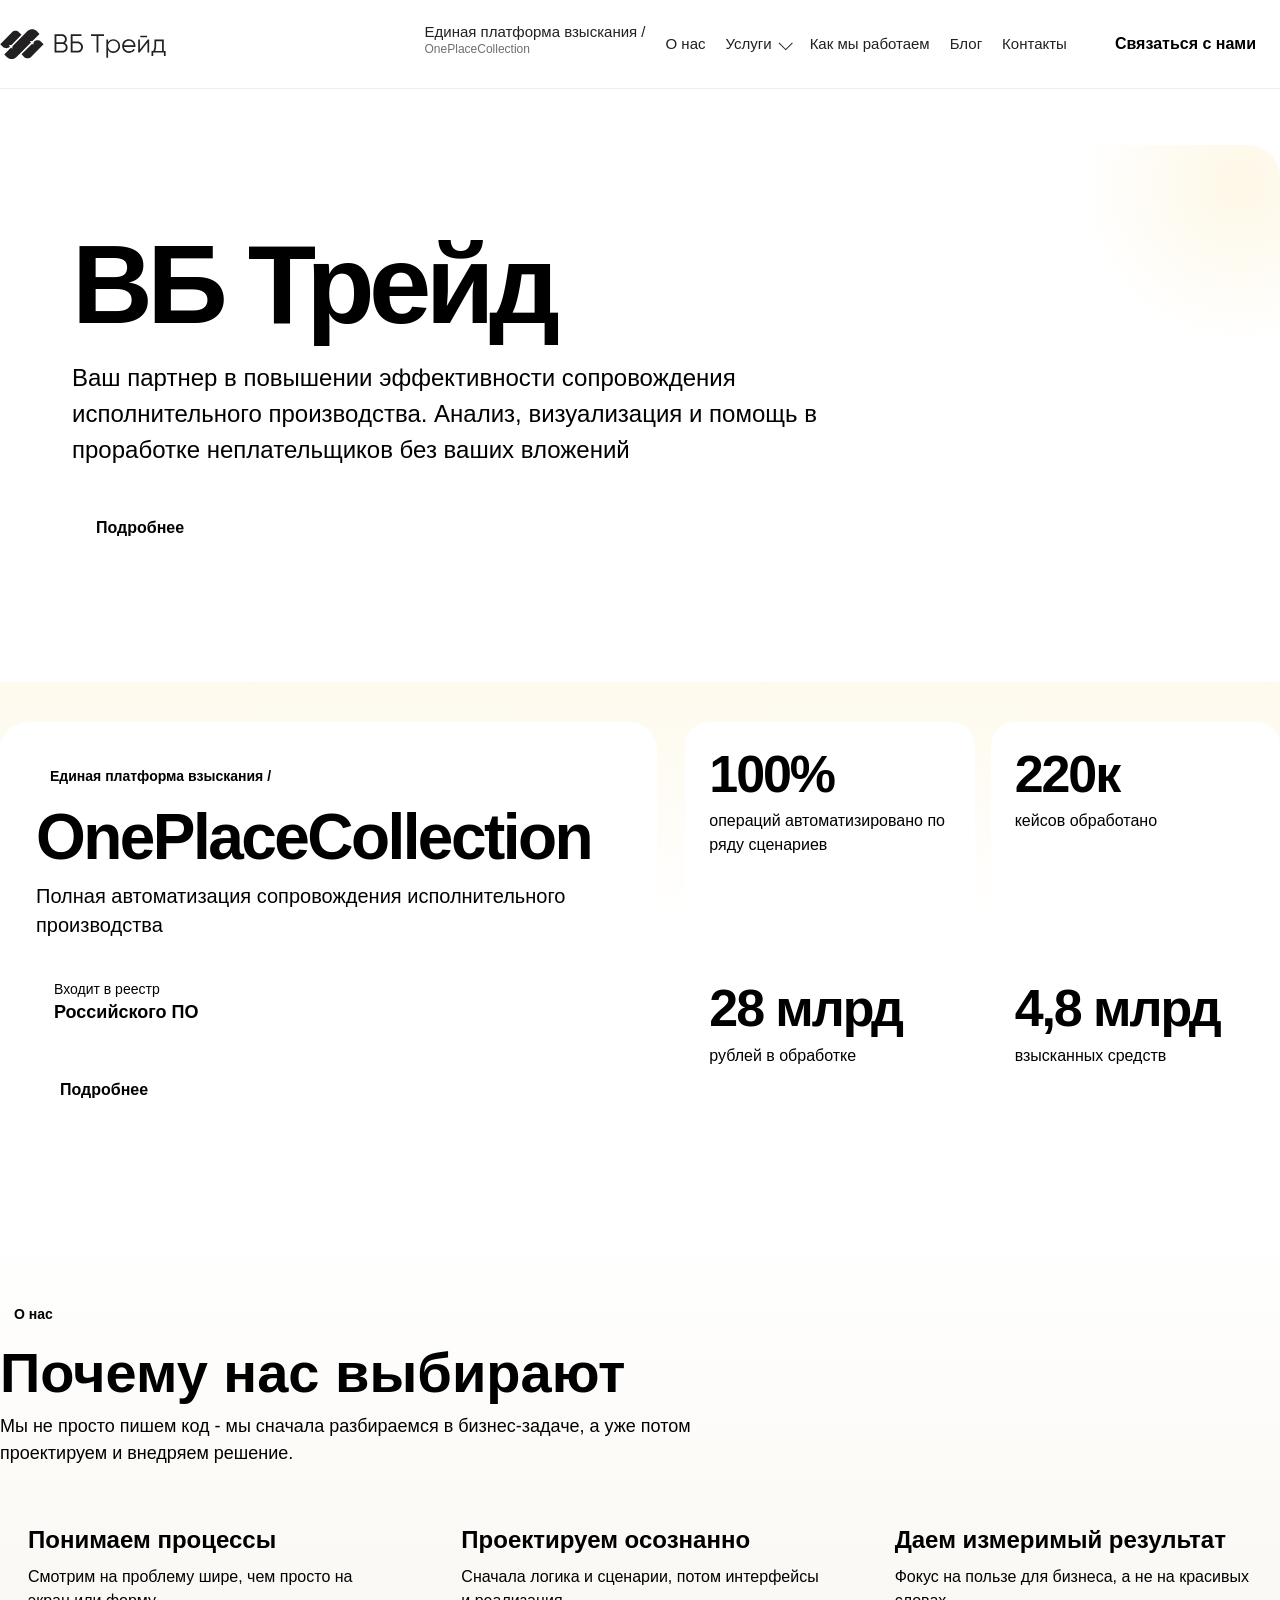
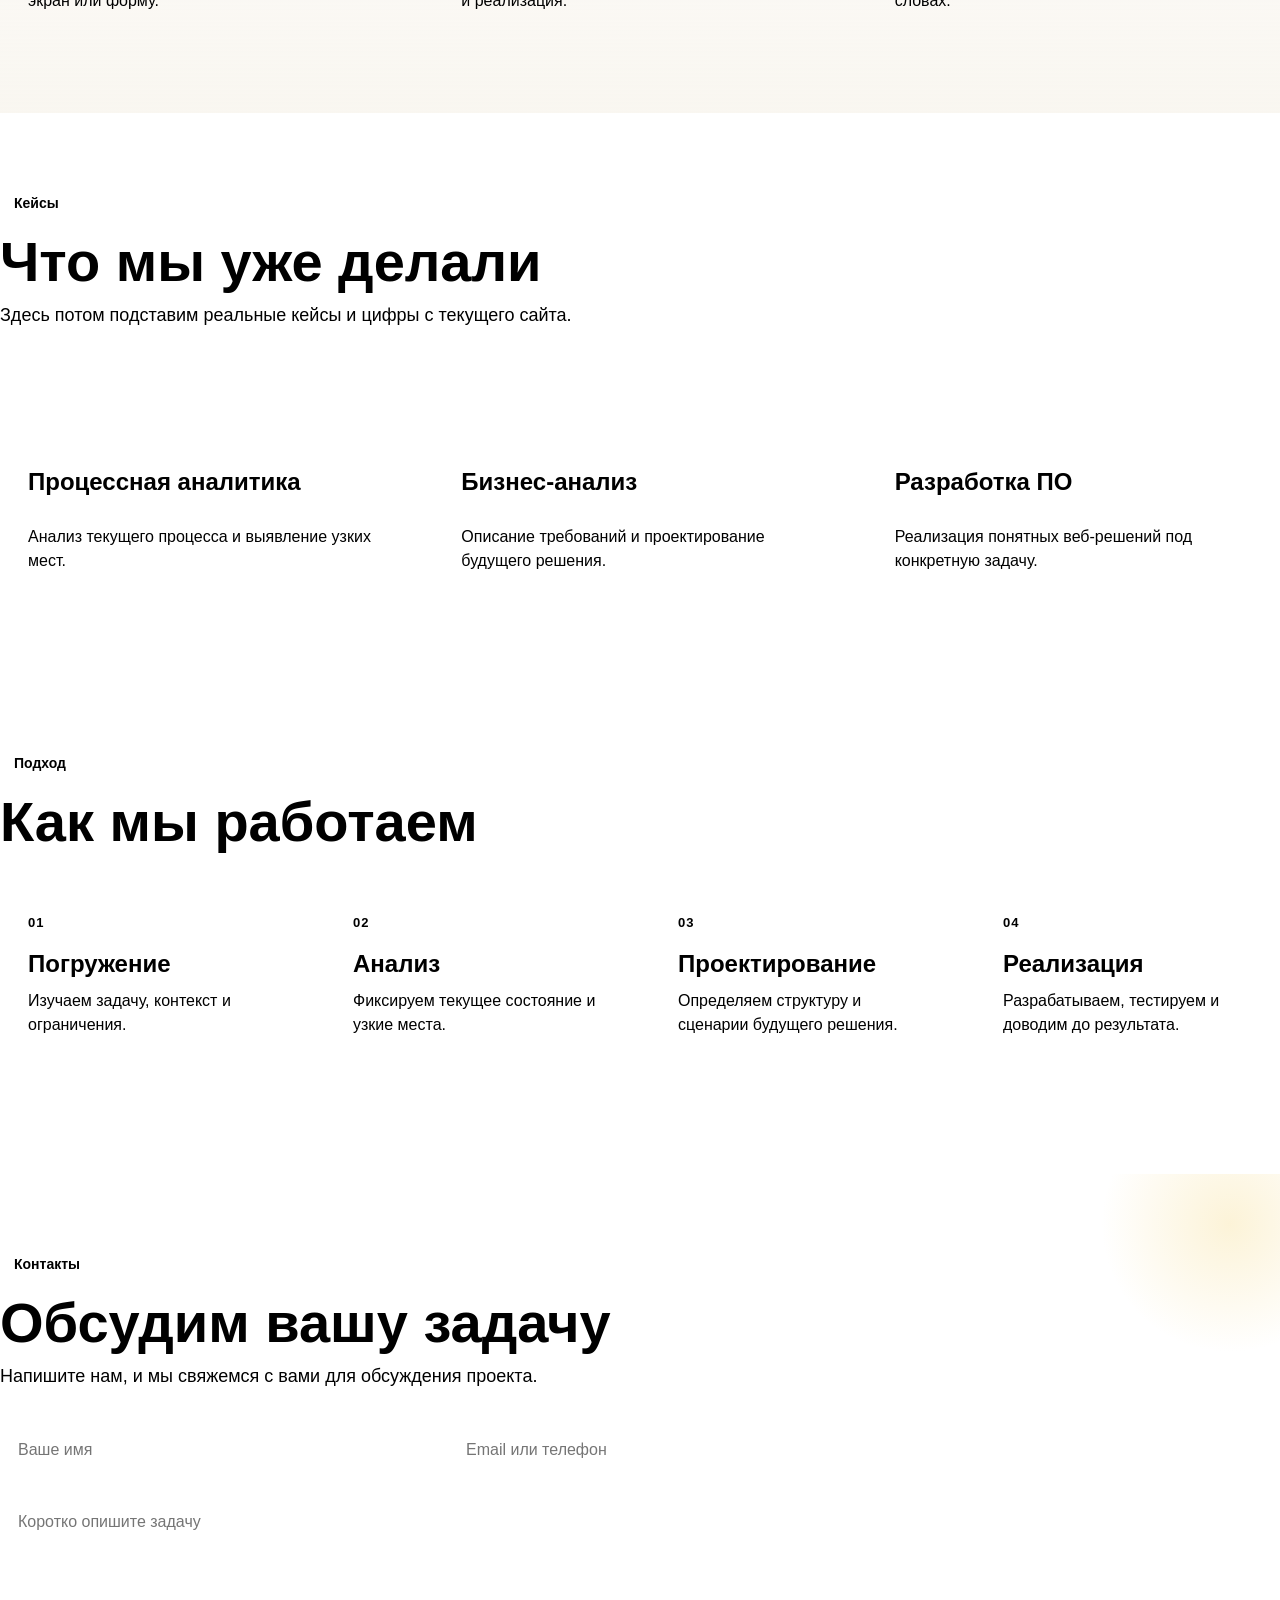
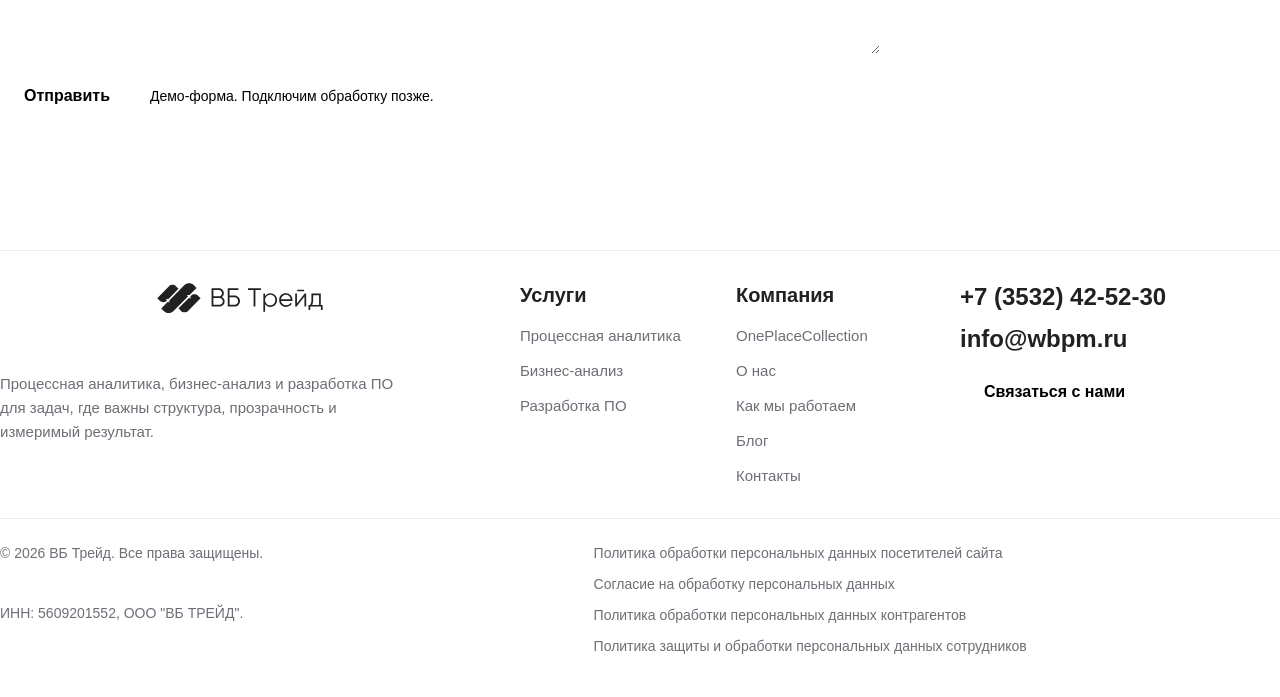
<file: index.html>
<!DOCTYPE html>
<html lang="ru">

<head>
    <meta charset="UTF-8">
    <meta name="viewport" content="width=device-width, initial-scale=1.0">
    <title>WBPM</title>
    <meta name="description" content="WBPM - процессная аналитика, бизнес-анализ и разработка ПО.">

    <link rel="stylesheet" href="/assets/css/base/reset.css">
    <link rel="stylesheet" href="/assets/css/base/variables.css">
    <link rel="stylesheet" href="/assets/css/base/global.css">
    <link rel="stylesheet" href="/assets/css/layout/header.css">
    <link rel="stylesheet" href="/assets/css/layout/footer.css">
    <link rel="stylesheet" href="/assets/css/pages/home.css">
    <link rel="stylesheet" href="/assets/css/pages/opc.css">
</head>

<body>
    <div id="site-header"></div>

    <main>
        <section class="hero section" id="top">
            <div class="container hero__container">
                <div class="hero__content">
                    <h1 class="hero__title">ВБ Трейд</h1>

                    <p class="hero__text">
                        Ваш партнер в повышении эффективности сопровождения исполнительного производства.
                        Анализ, визуализация и помощь в проработке неплательщиков без ваших вложений
                    </p>

                    <div class="hero__actions">
                        <a class="btn btn--dark" href="#opc">Подробнее</a>
                    </div>
                </div>
            </div>
        </section>

        <section class="section section--soft opc" id="opc">
            <div class="container">
                <div class="opc-hero">
                    <div class="opc-hero__content">
                        <p class="section-head__eyebrow">Единая платформа взыскания /</p>
                        <h2 class="opc-hero__title">OnePlaceCollection</h2>
                        <p class="opc-hero__text">
                            Полная автоматизация сопровождения исполнительного производства
                        </p>

                        <div class="opc-hero__badges">
                            <div class="opc-badge">
                                <span class="opc-badge__label">Входит в реестр</span>
                                <strong class="opc-badge__value">Российского ПО</strong>
                            </div>
                        </div>

                        <div class="opc-hero__actions">
                            <a class="btn btn--accent" href="#contacts">Подробнее</a>
                        </div>
                    </div>

                    <div class="opc-hero__stats">
                        <article class="opc-stat-card">
                            <strong class="opc-stat-card__value">100%</strong>
                            <p class="opc-stat-card__text">операций автоматизировано по ряду сценариев</p>
                        </article>

                        <article class="opc-stat-card">
                            <strong class="opc-stat-card__value">220к</strong>
                            <p class="opc-stat-card__text">кейсов обработано</p>
                        </article>

                        <article class="opc-stat-card">
                            <strong class="opc-stat-card__value">28 млрд</strong>
                            <p class="opc-stat-card__text">рублей в обработке</p>
                        </article>

                        <article class="opc-stat-card">
                            <strong class="opc-stat-card__value">4,8 млрд</strong>
                            <p class="opc-stat-card__text">взысканных средств</p>
                        </article>
                    </div>
                </div>
            </div>
        </section>

        <section class="section" id="about">
            <div class="container">
                <div class="section-head">
                    <span class="section-head__eyebrow">О нас</span>
                    <h2 class="section-head__title">Почему нас выбирают</h2>
                    <p class="section-head__text">
                        Мы не просто пишем код - мы сначала разбираемся в бизнес-задаче,
                        а уже потом проектируем и внедряем решение.
                    </p>
                </div>

                <div class="cards-grid cards-grid--3">
                    <article class="card">
                        <h3 class="card__title">Понимаем процессы</h3>
                        <p class="card__text">Смотрим на проблему шире, чем просто на экран или форму.</p>
                    </article>

                    <article class="card">
                        <h3 class="card__title">Проектируем осознанно</h3>
                        <p class="card__text">Сначала логика и сценарии, потом интерфейсы и реализация.</p>
                    </article>

                    <article class="card">
                        <h3 class="card__title">Даем измеримый результат</h3>
                        <p class="card__text">Фокус на пользе для бизнеса, а не на красивых словах.</p>
                    </article>
                </div>
            </div>
        </section>

        <section class="section" id="projects">
            <div class="container">
                <div class="section-head">
                    <span class="section-head__eyebrow">Кейсы</span>
                    <h2 class="section-head__title">Что мы уже делали</h2>
                    <p class="section-head__text">
                        Здесь потом подставим реальные кейсы и цифры с текущего сайта.
                    </p>
                </div>

                <div class="cards-grid cards-grid--3">
                    <article class="card">
                        <h3 class="card__title">Процессная аналитика</h3>
                        <p class="card__text">Анализ текущего процесса и выявление узких мест.</p>
                    </article>

                    <article class="card">
                        <h3 class="card__title">Бизнес-анализ</h3>
                        <p class="card__text">Описание требований и проектирование будущего решения.</p>
                    </article>

                    <article class="card">
                        <h3 class="card__title">Разработка ПО</h3>
                        <p class="card__text">Реализация понятных веб-решений под конкретную задачу.</p>
                    </article>
                </div>
            </div>
        </section>

        <section class="section" id="how">
            <div class="container">
                <div class="section-head">
                    <span class="section-head__eyebrow">Подход</span>
                    <h2 class="section-head__title">Как мы работаем</h2>
                </div>

                <div class="steps">
                    <article class="step-card">
                        <span class="step-card__index">01</span>
                        <h3 class="step-card__title">Погружение</h3>
                        <p class="step-card__text">Изучаем задачу, контекст и ограничения.</p>
                    </article>

                    <article class="step-card">
                        <span class="step-card__index">02</span>
                        <h3 class="step-card__title">Анализ</h3>
                        <p class="step-card__text">Фиксируем текущее состояние и узкие места.</p>
                    </article>

                    <article class="step-card">
                        <span class="step-card__index">03</span>
                        <h3 class="step-card__title">Проектирование</h3>
                        <p class="step-card__text">Определяем структуру и сценарии будущего решения.</p>
                    </article>

                    <article class="step-card">
                        <span class="step-card__index">04</span>
                        <h3 class="step-card__title">Реализация</h3>
                        <p class="step-card__text">Разрабатываем, тестируем и доводим до результата.</p>
                    </article>
                </div>
            </div>
        </section>

        <section class="section section--accent" id="contacts">
            <div class="container">
                <div class="section-head">
                    <span class="section-head__eyebrow">Контакты</span>
                    <h2 class="section-head__title">Обсудим вашу задачу</h2>
                    <p class="section-head__text">
                        Напишите нам, и мы свяжемся с вами для обсуждения проекта.
                    </p>
                </div>

                <form class="contact-form" id="contact-form">
                    <div class="contact-form__row">
                        <input class="input" type="text" name="name" placeholder="Ваше имя">
                        <input class="input" type="text" name="contact" placeholder="Email или телефон">
                    </div>

                    <textarea class="textarea" name="message" placeholder="Коротко опишите задачу"></textarea>

                    <div class="contact-form__actions">
                        <button class="btn btn--dark" type="submit">Отправить</button>
                        <span class="form-note" id="form-note">Демо-форма. Подключим обработку позже.</span>
                    </div>
                </form>
            </div>
        </section>
    </main>

    <div id="site-footer"></div>

    <script type="module" src="/assets/js/main.js"></script>
</body>

</html>
</file>
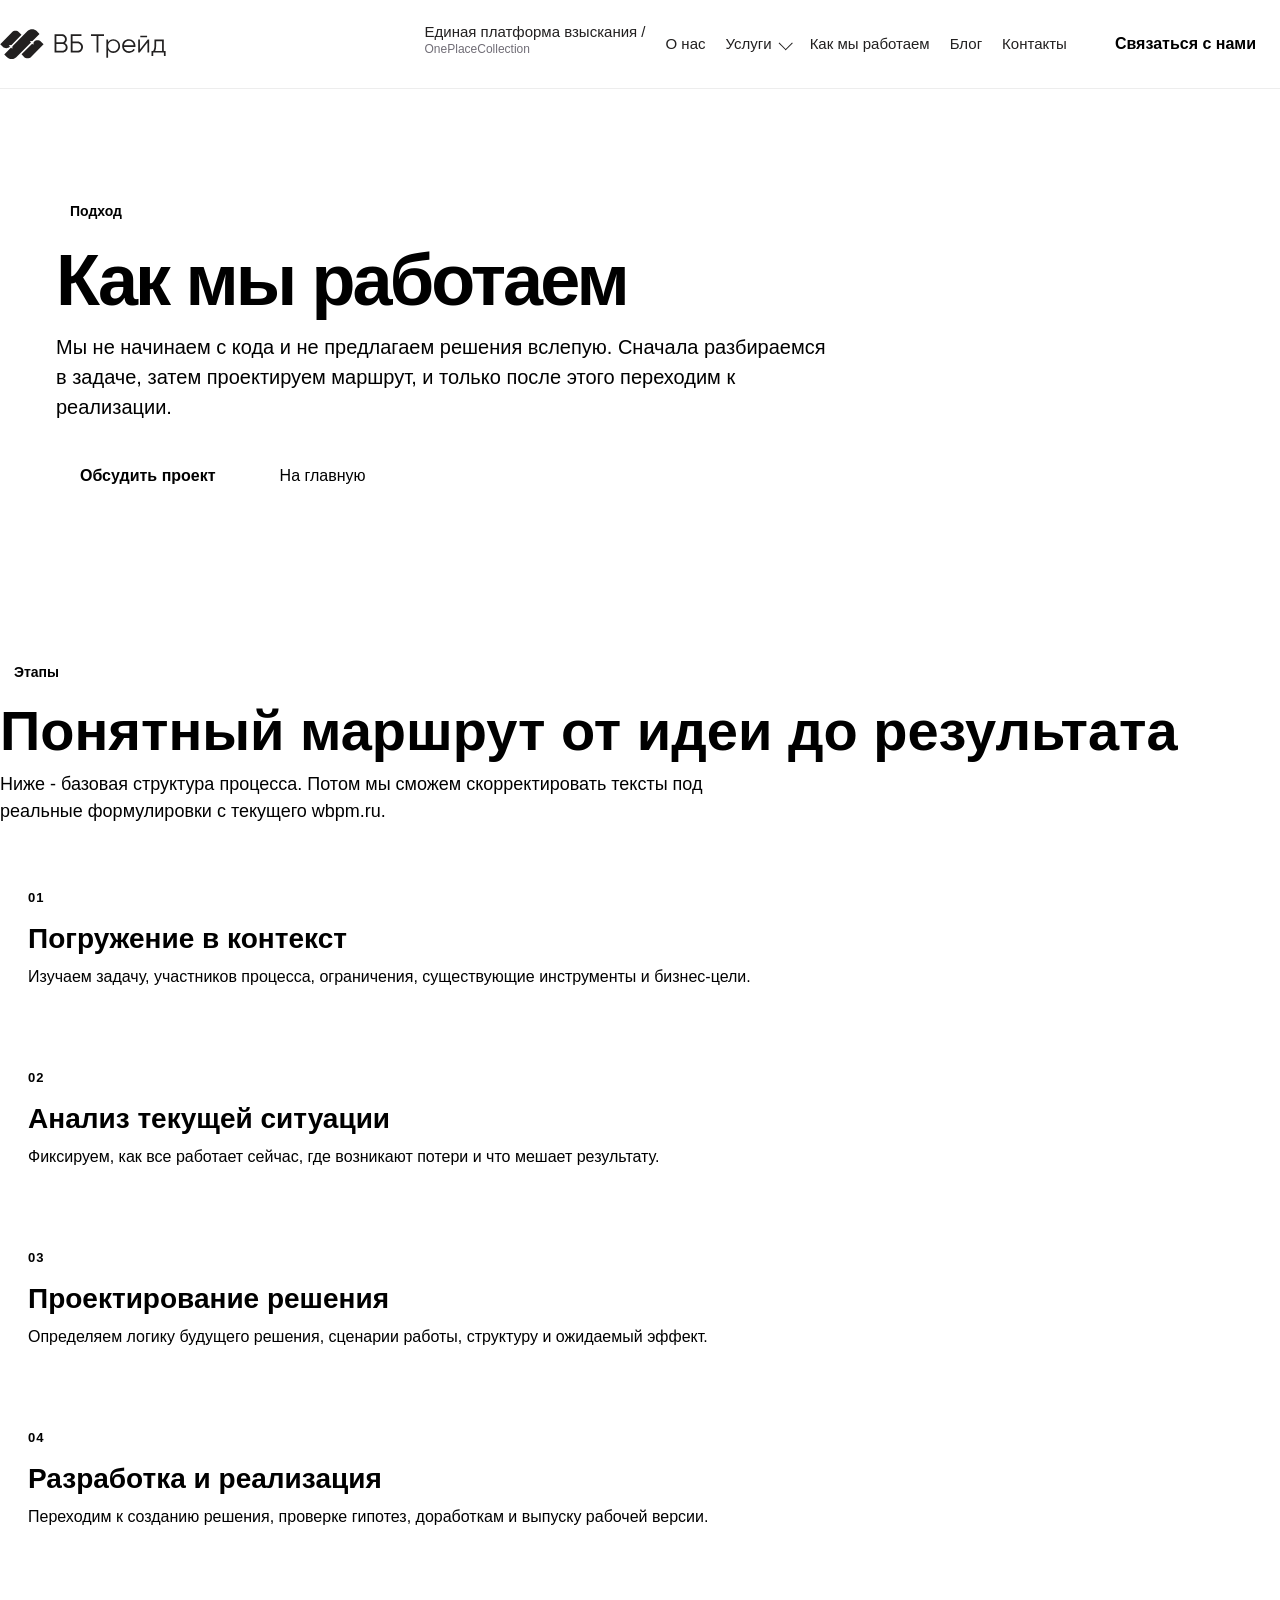
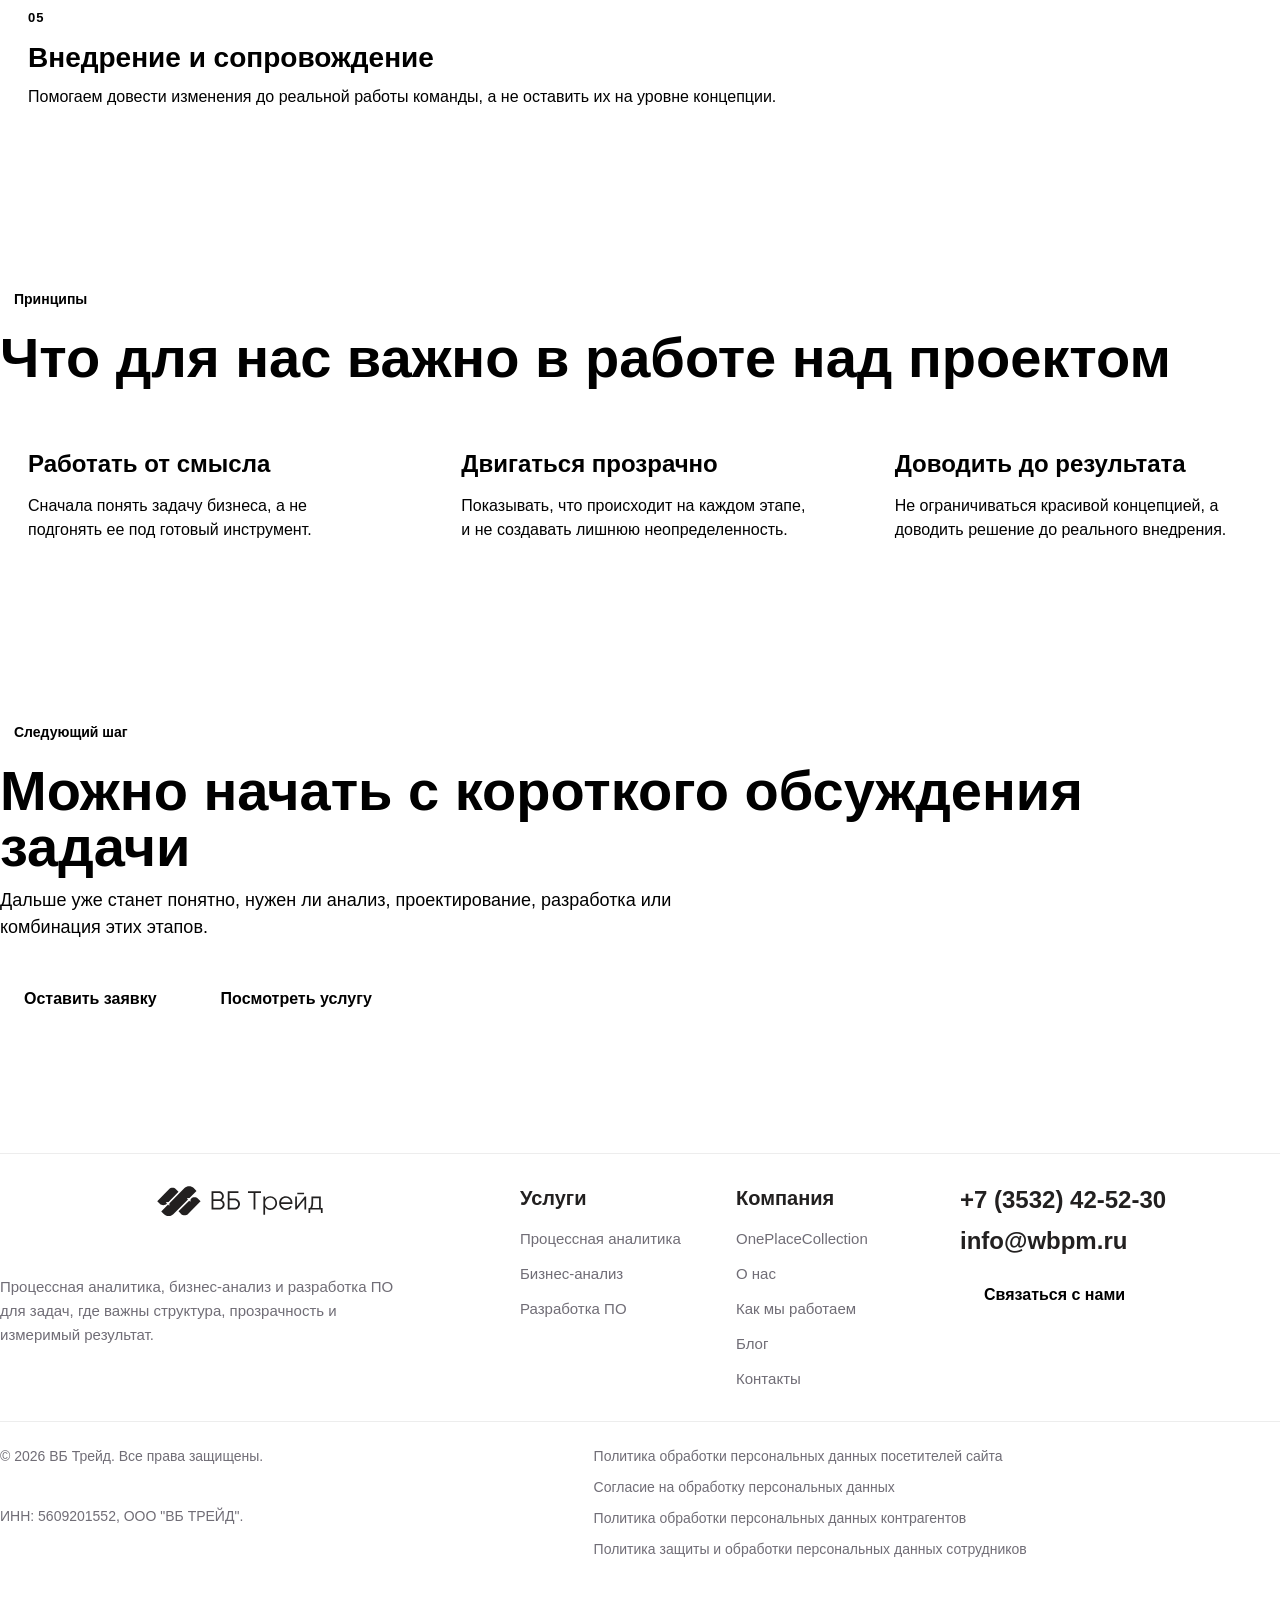
<file: pages/how-we-work/index.html>
<!DOCTYPE html>
<html lang="ru">
<head>
    <meta charset="UTF-8">
    <meta name="viewport" content="width=device-width, initial-scale=1.0">
    <title>Как мы работаем - WBPM</title>
    <meta name="description" content="Подход WBPM к работе над проектами: от погружения и анализа до проектирования, разработки и внедрения.">

    <link rel="stylesheet" href="/assets/css/base/reset.css">
    <link rel="stylesheet" href="/assets/css/base/variables.css">
    <link rel="stylesheet" href="/assets/css/base/global.css">
    <link rel="stylesheet" href="/assets/css/layout/header.css">
    <link rel="stylesheet" href="/assets/css/layout/footer.css">
    <link rel="stylesheet" href="/assets/css/pages/how-we-work.css">
</head>
<body>
    <div id="site-header"></div>

    <main>
        <section class="page-hero">
            <div class="container">
                <div class="page-hero__content">
                    <span class="page-hero__eyebrow">Подход</span>
                    <h1 class="page-hero__title">Как мы работаем</h1>
                    <p class="page-hero__text">
                        Мы не начинаем с кода и не предлагаем решения вслепую.
                        Сначала разбираемся в задаче, затем проектируем маршрут,
                        и только после этого переходим к реализации.
                    </p>

                    <div class="page-hero__actions">
                        <a class="btn btn--accent" href="/index.html#contacts">Обсудить проект</a>
                        <a class="btn btn--ghost" href="/index.html">На главную</a>
                    </div>
                </div>
            </div>
        </section>

        <section class="section">
            <div class="container">
                <div class="section-head">
                    <span class="section-head__eyebrow">Этапы</span>
                    <h2 class="section-head__title">Понятный маршрут от идеи до результата</h2>
                    <p class="section-head__text">
                        Ниже - базовая структура процесса. Потом мы сможем скорректировать тексты
                        под реальные формулировки с текущего wbpm.ru.
                    </p>
                </div>

                <div class="workflow">
                    <article class="workflow-step">
                        <span class="workflow-step__index">01</span>
                        <h3 class="workflow-step__title">Погружение в контекст</h3>
                        <p class="workflow-step__text">
                            Изучаем задачу, участников процесса, ограничения, существующие инструменты и бизнес-цели.
                        </p>
                    </article>

                    <article class="workflow-step">
                        <span class="workflow-step__index">02</span>
                        <h3 class="workflow-step__title">Анализ текущей ситуации</h3>
                        <p class="workflow-step__text">
                            Фиксируем, как все работает сейчас, где возникают потери и что мешает результату.
                        </p>
                    </article>

                    <article class="workflow-step">
                        <span class="workflow-step__index">03</span>
                        <h3 class="workflow-step__title">Проектирование решения</h3>
                        <p class="workflow-step__text">
                            Определяем логику будущего решения, сценарии работы, структуру и ожидаемый эффект.
                        </p>
                    </article>

                    <article class="workflow-step">
                        <span class="workflow-step__index">04</span>
                        <h3 class="workflow-step__title">Разработка и реализация</h3>
                        <p class="workflow-step__text">
                            Переходим к созданию решения, проверке гипотез, доработкам и выпуску рабочей версии.
                        </p>
                    </article>

                    <article class="workflow-step">
                        <span class="workflow-step__index">05</span>
                        <h3 class="workflow-step__title">Внедрение и сопровождение</h3>
                        <p class="workflow-step__text">
                            Помогаем довести изменения до реальной работы команды, а не оставить их на уровне концепции.
                        </p>
                    </article>
                </div>
            </div>
        </section>

        <section class="section section--accent">
            <div class="container">
                <div class="section-head">
                    <span class="section-head__eyebrow">Принципы</span>
                    <h2 class="section-head__title">Что для нас важно в работе над проектом</h2>
                </div>

                <div class="cards-grid cards-grid--3">
                    <article class="card">
                        <h3 class="card__title">Работать от смысла</h3>
                        <p class="card__text">
                            Сначала понять задачу бизнеса, а не подгонять ее под готовый инструмент.
                        </p>
                    </article>

                    <article class="card">
                        <h3 class="card__title">Двигаться прозрачно</h3>
                        <p class="card__text">
                            Показывать, что происходит на каждом этапе, и не создавать лишнюю неопределенность.
                        </p>
                    </article>

                    <article class="card">
                        <h3 class="card__title">Доводить до результата</h3>
                        <p class="card__text">
                            Не ограничиваться красивой концепцией, а доводить решение до реального внедрения.
                        </p>
                    </article>
                </div>
            </div>
        </section>

        <section class="section">
            <div class="container">
                <div class="section-head">
                    <span class="section-head__eyebrow">Следующий шаг</span>
                    <h2 class="section-head__title">Можно начать с короткого обсуждения задачи</h2>
                    <p class="section-head__text">
                        Дальше уже станет понятно, нужен ли анализ, проектирование, разработка или комбинация этих этапов.
                    </p>
                </div>

                <div class="workflow-cta">
                    <a class="btn btn--accent" href="/index.html#contacts">Оставить заявку</a>
                    <a class="btn btn--dark" href="/pages/services/process-analytics.html">Посмотреть услугу</a>
                </div>
            </div>
        </section>
    </main>

    <div id="site-footer"></div>

    <script type="module" src="/assets/js/main.js"></script>
</body>
</html>
</file>
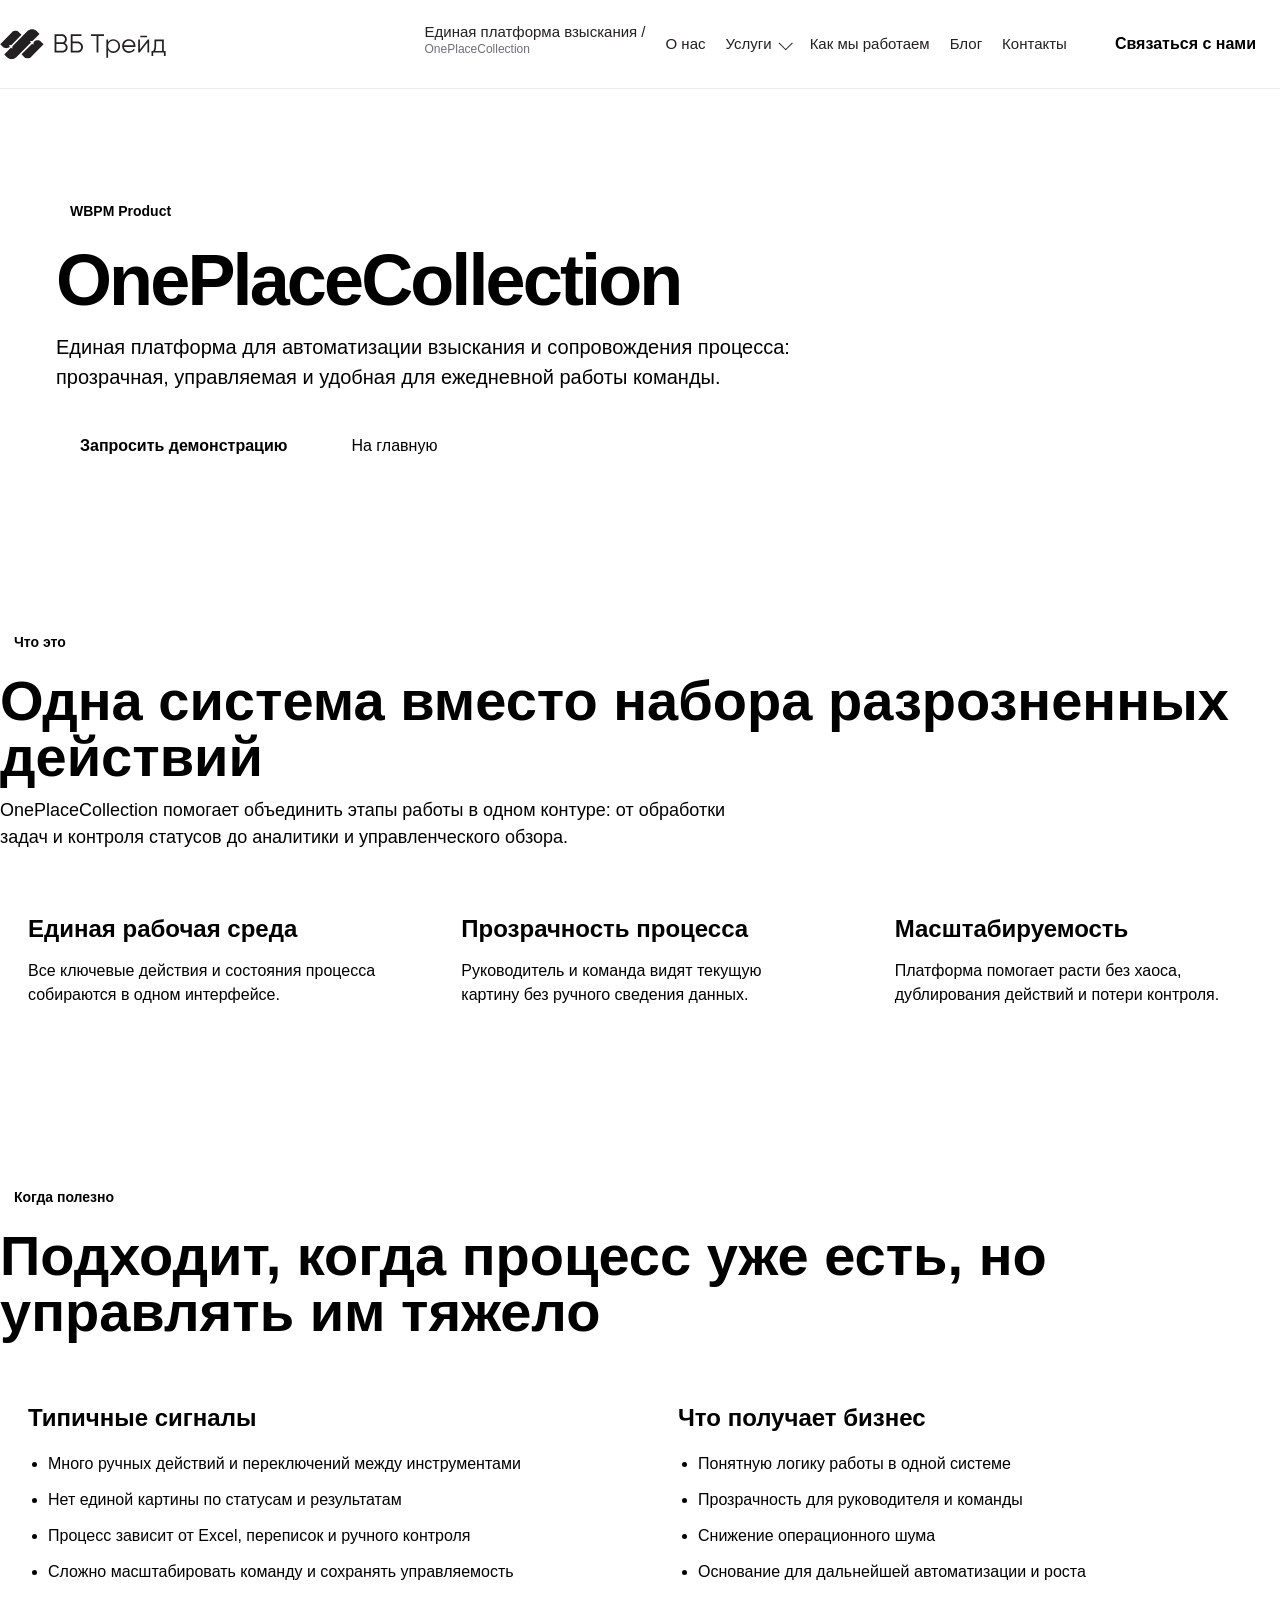
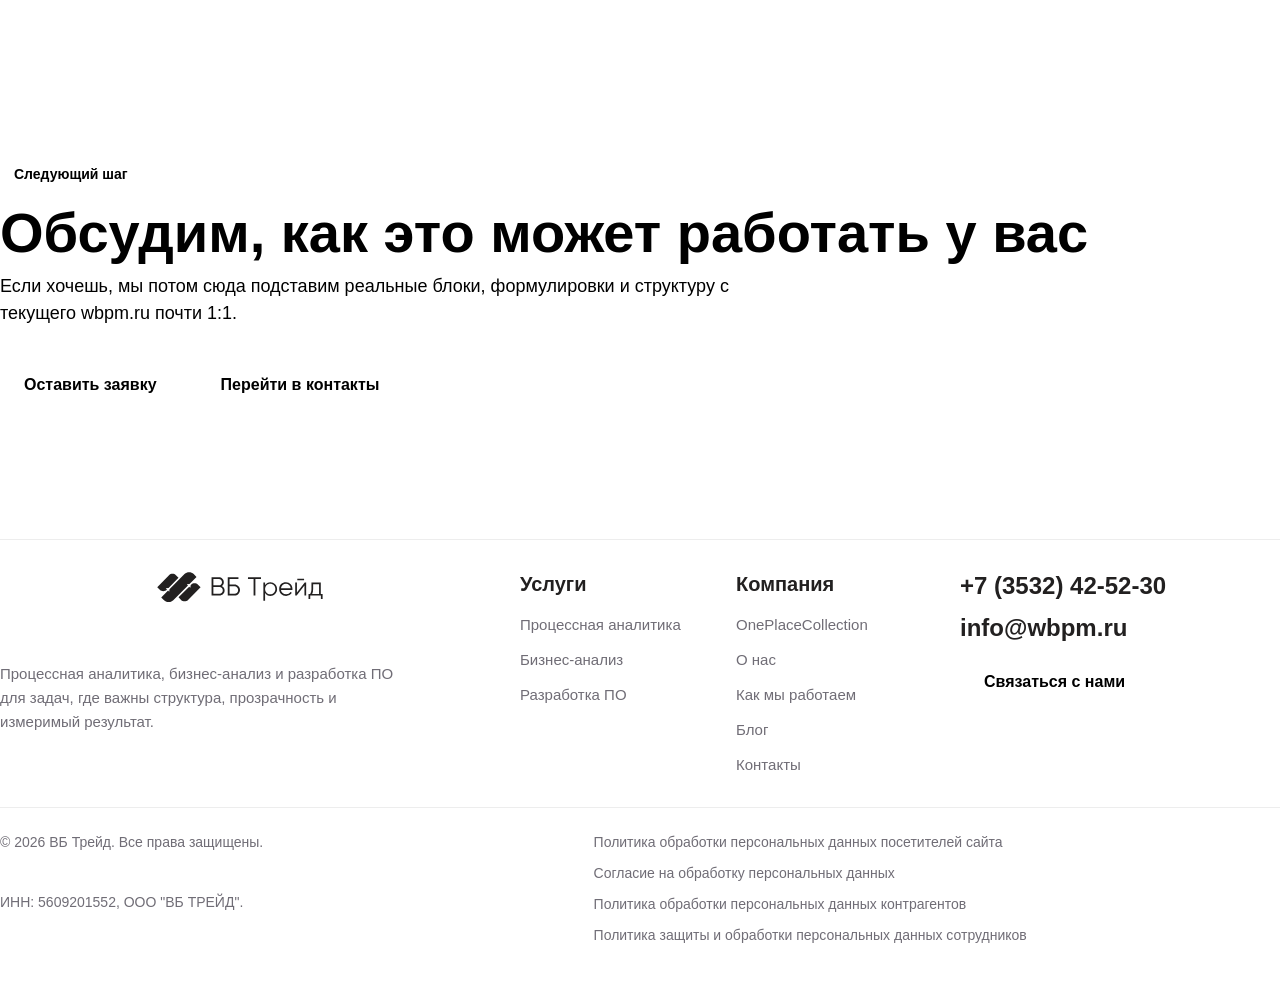
<file: pages/opc/index.html>
<!DOCTYPE html>
<html lang="ru">
<head>
    <meta charset="UTF-8">
    <meta name="viewport" content="width=device-width, initial-scale=1.0">
    <title>OnePlaceCollection - WBPM</title>
    <meta name="description" content="OnePlaceCollection - единая платформа взыскания от WBPM.">

    <link rel="stylesheet" href="/assets/css/base/reset.css">
    <link rel="stylesheet" href="/assets/css/base/variables.css">
    <link rel="stylesheet" href="/assets/css/base/global.css">
    <link rel="stylesheet" href="/assets/css/layout/header.css">
    <link rel="stylesheet" href="/assets/css/layout/footer.css">
    <link rel="stylesheet" href="/assets/css/pages/opc.css">
</head>
<body>
    <div id="site-header"></div>

    <main>
        <section class="page-hero">
            <div class="container">
                <div class="page-hero__content">
                    <span class="page-hero__eyebrow">WBPM Product</span>
                    <h1 class="page-hero__title">OnePlaceCollection</h1>
                    <p class="page-hero__text">
                        Единая платформа для автоматизации взыскания и сопровождения процесса:
                        прозрачная, управляемая и удобная для ежедневной работы команды.
                    </p>

                    <div class="page-hero__actions">
                        <a class="btn btn--accent" href="/index.html#contacts">Запросить демонстрацию</a>
                        <a class="btn btn--ghost" href="/index.html">На главную</a>
                    </div>
                </div>
            </div>
        </section>

        <section class="section">
            <div class="container">
                <div class="section-head">
                    <span class="section-head__eyebrow">Что это</span>
                    <h2 class="section-head__title">Одна система вместо набора разрозненных действий</h2>
                    <p class="section-head__text">
                        OnePlaceCollection помогает объединить этапы работы в одном контуре:
                        от обработки задач и контроля статусов до аналитики и управленческого обзора.
                    </p>
                </div>

                <div class="cards-grid cards-grid--3">
                    <article class="card">
                        <h3 class="card__title">Единая рабочая среда</h3>
                        <p class="card__text">
                            Все ключевые действия и состояния процесса собираются в одном интерфейсе.
                        </p>
                    </article>

                    <article class="card">
                        <h3 class="card__title">Прозрачность процесса</h3>
                        <p class="card__text">
                            Руководитель и команда видят текущую картину без ручного сведения данных.
                        </p>
                    </article>

                    <article class="card">
                        <h3 class="card__title">Масштабируемость</h3>
                        <p class="card__text">
                            Платформа помогает расти без хаоса, дублирования действий и потери контроля.
                        </p>
                    </article>
                </div>
            </div>
        </section>

        <section class="section section--accent">
            <div class="container">
                <div class="section-head">
                    <span class="section-head__eyebrow">Когда полезно</span>
                    <h2 class="section-head__title">Подходит, когда процесс уже есть, но управлять им тяжело</h2>
                </div>

                <div class="opc-details">
                    <div class="opc-details__panel">
                        <h3>Типичные сигналы</h3>
                        <ul class="opc-list">
                            <li>Много ручных действий и переключений между инструментами</li>
                            <li>Нет единой картины по статусам и результатам</li>
                            <li>Процесс зависит от Excel, переписок и ручного контроля</li>
                            <li>Сложно масштабировать команду и сохранять управляемость</li>
                        </ul>
                    </div>

                    <div class="opc-details__panel">
                        <h3>Что получает бизнес</h3>
                        <ul class="opc-list">
                            <li>Понятную логику работы в одной системе</li>
                            <li>Прозрачность для руководителя и команды</li>
                            <li>Снижение операционного шума</li>
                            <li>Основание для дальнейшей автоматизации и роста</li>
                        </ul>
                    </div>
                </div>
            </div>
        </section>

        <section class="section">
            <div class="container">
                <div class="section-head">
                    <span class="section-head__eyebrow">Следующий шаг</span>
                    <h2 class="section-head__title">Обсудим, как это может работать у вас</h2>
                    <p class="section-head__text">
                        Если хочешь, мы потом сюда подставим реальные блоки, формулировки и структуру
                        с текущего wbpm.ru почти 1:1.
                    </p>
                </div>

                <div class="opc-cta">
                    <a class="btn btn--accent" href="/index.html#contacts">Оставить заявку</a>
                    <a class="btn btn--dark" href="/pages/contacts/index.html">Перейти в контакты</a>
                </div>
            </div>
        </section>
    </main>

    <div id="site-footer"></div>

    <script type="module" src="/assets/js/main.js"></script>
</body>
</html>
</file>
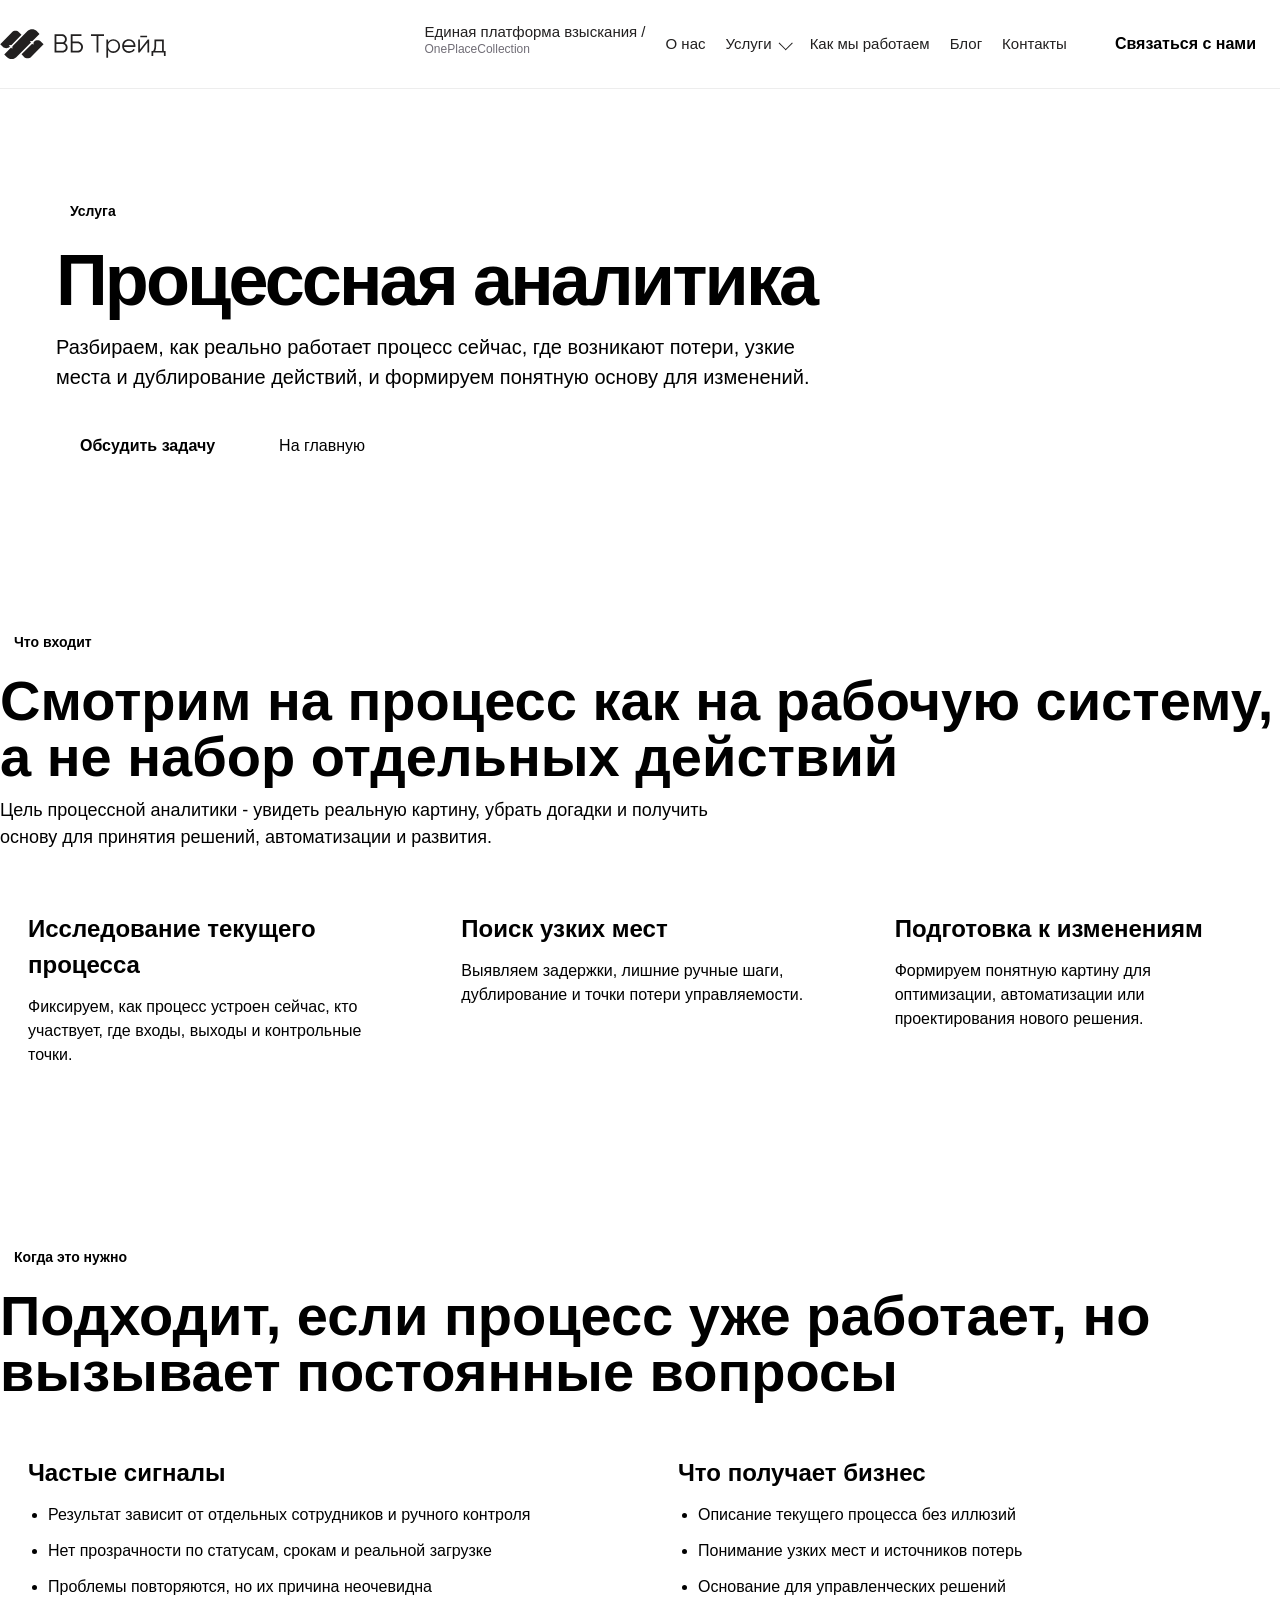
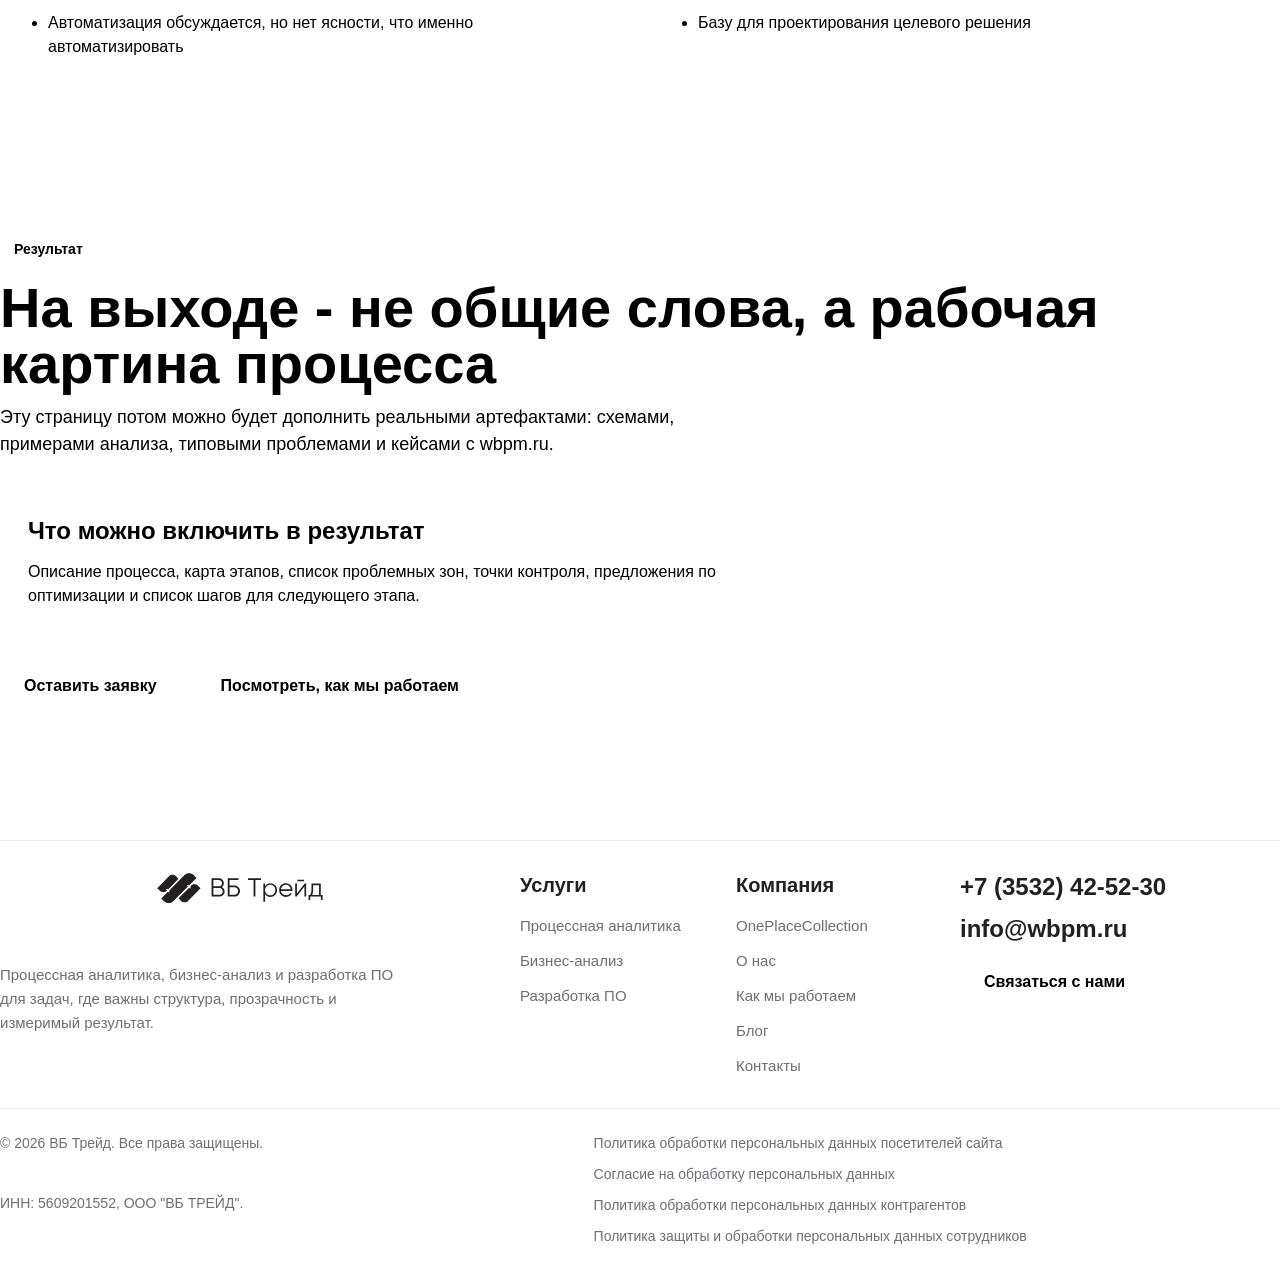
<file: pages/services/process-analytics.html>
<!DOCTYPE html>
<html lang="ru">
<head>
    <meta charset="UTF-8">
    <meta name="viewport" content="width=device-width, initial-scale=1.0">
    <title>Процессная аналитика - WBPM</title>
    <meta name="description" content="Процессная аналитика от WBPM - анализ текущих процессов, поиск узких мест и подготовка основы для изменений.">

    <link rel="stylesheet" href="/assets/css/base/reset.css">
    <link rel="stylesheet" href="/assets/css/base/variables.css">
    <link rel="stylesheet" href="/assets/css/base/global.css">
    <link rel="stylesheet" href="/assets/css/layout/header.css">
    <link rel="stylesheet" href="/assets/css/layout/footer.css">
    <link rel="stylesheet" href="/assets/css/pages/service.css">
</head>
<body>
    <div id="site-header"></div>

    <main>
        <section class="page-hero">
            <div class="container">
                <div class="page-hero__content">
                    <span class="page-hero__eyebrow">Услуга</span>
                    <h1 class="page-hero__title">Процессная аналитика</h1>
                    <p class="page-hero__text">
                        Разбираем, как реально работает процесс сейчас, где возникают потери,
                        узкие места и дублирование действий, и формируем понятную основу для изменений.
                    </p>

                    <div class="page-hero__actions">
                        <a class="btn btn--accent" href="/index.html#contacts">Обсудить задачу</a>
                        <a class="btn btn--ghost" href="/index.html">На главную</a>
                    </div>
                </div>
            </div>
        </section>

        <section class="section">
            <div class="container">
                <div class="section-head">
                    <span class="section-head__eyebrow">Что входит</span>
                    <h2 class="section-head__title">Смотрим на процесс как на рабочую систему, а не набор отдельных действий</h2>
                    <p class="section-head__text">
                        Цель процессной аналитики - увидеть реальную картину, убрать догадки
                        и получить основу для принятия решений, автоматизации и развития.
                    </p>
                </div>

                <div class="cards-grid cards-grid--3">
                    <article class="card">
                        <h3 class="card__title">Исследование текущего процесса</h3>
                        <p class="card__text">
                            Фиксируем, как процесс устроен сейчас, кто участвует, где входы, выходы и контрольные точки.
                        </p>
                    </article>

                    <article class="card">
                        <h3 class="card__title">Поиск узких мест</h3>
                        <p class="card__text">
                            Выявляем задержки, лишние ручные шаги, дублирование и точки потери управляемости.
                        </p>
                    </article>

                    <article class="card">
                        <h3 class="card__title">Подготовка к изменениям</h3>
                        <p class="card__text">
                            Формируем понятную картину для оптимизации, автоматизации или проектирования нового решения.
                        </p>
                    </article>
                </div>
            </div>
        </section>

        <section class="section section--accent">
            <div class="container">
                <div class="section-head">
                    <span class="section-head__eyebrow">Когда это нужно</span>
                    <h2 class="section-head__title">Подходит, если процесс уже работает, но вызывает постоянные вопросы</h2>
                </div>

                <div class="service-columns">
                    <div class="service-panel">
                        <h3>Частые сигналы</h3>
                        <ul class="service-list">
                            <li>Результат зависит от отдельных сотрудников и ручного контроля</li>
                            <li>Нет прозрачности по статусам, срокам и реальной загрузке</li>
                            <li>Проблемы повторяются, но их причина неочевидна</li>
                            <li>Автоматизация обсуждается, но нет ясности, что именно автоматизировать</li>
                        </ul>
                    </div>

                    <div class="service-panel">
                        <h3>Что получает бизнес</h3>
                        <ul class="service-list">
                            <li>Описание текущего процесса без иллюзий</li>
                            <li>Понимание узких мест и источников потерь</li>
                            <li>Основание для управленческих решений</li>
                            <li>Базу для проектирования целевого решения</li>
                        </ul>
                    </div>
                </div>
            </div>
        </section>

        <section class="section">
            <div class="container">
                <div class="section-head">
                    <span class="section-head__eyebrow">Результат</span>
                    <h2 class="section-head__title">На выходе - не общие слова, а рабочая картина процесса</h2>
                    <p class="section-head__text">
                        Эту страницу потом можно будет дополнить реальными артефактами:
                        схемами, примерами анализа, типовыми проблемами и кейсами с wbpm.ru.
                    </p>
                </div>

                <div class="service-result">
                    <article class="service-result__card">
                        <h3>Что можно включить в результат</h3>
                        <p>
                            Описание процесса, карта этапов, список проблемных зон,
                            точки контроля, предложения по оптимизации и список шагов для следующего этапа.
                        </p>
                    </article>

                    <div class="service-cta">
                        <a class="btn btn--accent" href="/index.html#contacts">Оставить заявку</a>
                        <a class="btn btn--dark" href="/pages/how-we-work/index.html">Посмотреть, как мы работаем</a>
                    </div>
                </div>
            </div>
        </section>
    </main>

    <div id="site-footer"></div>

    <script type="module" src="/assets/js/main.js"></script>
</body>
</html>
</file>
<file: assets/css/base/variables.css>
*,
*::before,
*::after {
    box-sizing: border-box;
}

* {
    margin: 0;
    padding: 0;
}

html {
    scroll-behavior: smooth;
}

body {
    min-height: 100vh;
}

img,
picture {
    display: block;
    max-width: 100%;
}

input,
button,
textarea,
select {
    font: inherit;
}

button {
    border: none;
    background: none;
    cursor: pointer;
}

a {
    color: inherit;
    text-decoration: none;
}

ul,
ol {
    list-style: none;
}
</file>
<file: assets/css/base/global.css>
body {
    font-family: Arial, sans-serif;
    color: var(--color-text);
    background-color: var(--color-bg);
    line-height: 1.5;
}

.container {
    width: min(var(--container-width), calc(100% - 32px));
    margin: 0 auto;
}

.section {
    padding: 72px 0;
    scroll-margin-top: 100px;
}

.section--accent {
    background: var(--color-surface-soft);
}

.section-head {
    margin-bottom: 32px;
}

.section-head__eyebrow {
    display: inline-block;
    margin-bottom: 12px;
    padding: 8px 14px;
    border-radius: var(--radius-pill);
    background: var(--color-surface-soft);
    color: var(--color-text-muted);
    font-size: 14px;
    font-weight: 700;
}

.section-head__title {
    margin-bottom: 12px;
    font-size: clamp(32px, 5vw, 56px);
    line-height: 1;
}

.section-head__text {
    max-width: 760px;
    color: var(--color-text-muted);
    font-size: 18px;
}

.btn {
    display: inline-flex;
    align-items: center;
    justify-content: center;
    min-height: 52px;
    padding: 0 24px;
    border-radius: var(--radius-pill);
    transition: transform var(--transition-base), opacity var(--transition-base), background-color var(--transition-base);
}

.btn:hover {
    transform: translateY(-1px);
}

.btn--accent {
    background: var(--color-accent);
    color: var(--color-dark);
    font-weight: 700;
}

.btn--dark {
    background: var(--color-dark);
    color: var(--color-white);
    font-weight: 700;
}

.btn--ghost {
    border: 1px solid var(--color-border);
    color: var(--color-text);
    background: transparent;
}

.cards-grid {
    display: grid;
    gap: 20px;
}

.cards-grid--2 {
    grid-template-columns: repeat(2, minmax(0, 1fr));
}

.cards-grid--3 {
    grid-template-columns: repeat(3, minmax(0, 1fr));
}

.card,
.step-card {
    padding: 28px;
    border: 1px solid var(--color-border);
    border-radius: var(--radius-md);
    background: var(--color-surface);
    box-shadow: var(--shadow-soft);
}

.card__title,
.step-card__title {
    margin-bottom: 12px;
    font-size: 24px;
}

.card__text,
.step-card__text {
    color: var(--color-text-muted);
}

.steps {
    display: grid;
    grid-template-columns: repeat(4, minmax(0, 1fr));
    gap: 20px;
}

.step-card__index {
    display: inline-block;
    margin-bottom: 16px;
    color: var(--color-text-muted);
    font-size: 14px;
    font-weight: 700;
}

.input,
.textarea {
    width: 100%;
    padding: 16px 18px;
    border: 1px solid var(--color-border);
    border-radius: var(--radius-sm);
    background: var(--color-white);
    outline: none;
}

.textarea {
    min-height: 160px;
    resize: vertical;
}

.contact-form {
    display: grid;
    gap: 16px;
}

.contact-form__row {
    display: grid;
    grid-template-columns: repeat(2, minmax(0, 1fr));
    gap: 16px;
}

.contact-form__actions {
    display: flex;
    align-items: center;
    gap: 16px;
    flex-wrap: wrap;
}

.form-note {
    color: var(--color-text-muted);
    font-size: 14px;
}

@media (max-width: 900px) {
    .cards-grid--2,
    .cards-grid--3,
    .steps,
    .contact-form__row {
        grid-template-columns: 1fr;
    }

    .section {
        padding: 56px 0;
    }
}
</file>
<file: assets/css/layout/header.css>
.site-header {
    position: sticky;
    top: 0;
    z-index: 1000;
    border-bottom: 1px solid rgba(34, 32, 32, 0.08);
    background: rgba(255, 255, 255, 0.92);
    backdrop-filter: blur(16px);
}

.site-header__container {
    display: flex;
    align-items: center;
    gap: 24px;
    min-height: 88px;
}

.site-logo {
    display: inline-flex;
    flex-direction: column;
    gap: 2px;
    flex-shrink: 0;
}

.site-logo__title {
    font-size: 24px;
    font-weight: 800;
    line-height: 1;
    letter-spacing: 0.04em;
    color: var(--color-text, #222020);
}

.site-logo__subtitle {
    font-size: 12px;
    line-height: 1.2;
    color: var(--color-text-muted, #706d76);
}

.site-nav {
    margin-left: auto;
}

.site-nav__list {
    display: flex;
    align-items: center;
    gap: 20px;
}

.site-nav__item {
    position: relative;
}

.site-nav__link,
.site-nav__dropdown-toggle {
    display: inline-flex;
    align-items: center;
    gap: 8px;
    min-height: 44px;
    color: var(--color-text, #222020);
    font-size: 15px;
    font-weight: 500;
    line-height: 1.2;
    transition:
        color 0.2s ease,
        opacity 0.2s ease;
}

.site-nav__link:hover,
.site-nav__dropdown-toggle:hover {
    color: var(--color-text, #222020);
    opacity: 0.72;
}

.site-nav__link--opc {
    flex-direction: column;
    align-items: flex-start;
    gap: 2px;
    line-height: 1.1;
}

.site-nav__link--opc small {
    font-size: 12px;
    color: var(--color-text-muted, #706d76);
}

.site-nav__dropdown-toggle {
    padding: 0;
    border: 0;
    background: transparent;
    cursor: pointer;
}

.site-nav__chevron {
    width: 10px;
    height: 10px;
    border-right: 1.5px solid currentColor;
    border-bottom: 1.5px solid currentColor;
    transform: rotate(45deg) translateY(-1px);
    transition: transform 0.2s ease;
}

.site-nav__item--dropdown:hover .site-nav__chevron,
.site-nav__item--dropdown:focus-within .site-nav__chevron {
    transform: rotate(225deg) translateY(-1px);
}

.site-nav__dropdown {
    position: absolute;
    top: calc(100% + 12px);
    left: 0;
    min-width: 270px;
    padding: 10px;
    border: 1px solid rgba(34, 32, 32, 0.08);
    border-radius: 24px;
    background: #ffffff;
    box-shadow: 0 24px 48px rgba(34, 32, 32, 0.08);
    opacity: 0;
    visibility: hidden;
    pointer-events: none;
    transform: translateY(8px);
    transition:
        opacity 0.2s ease,
        visibility 0.2s ease,
        transform 0.2s ease;
}

.site-nav__item--dropdown:hover .site-nav__dropdown,
.site-nav__item--dropdown:focus-within .site-nav__dropdown {
    opacity: 1;
    visibility: visible;
    pointer-events: auto;
    transform: translateY(0);
}

.site-nav__dropdown li + li {
    margin-top: 4px;
}

.site-nav__dropdown a {
    display: block;
    padding: 14px 16px;
    border-radius: 16px;
    color: var(--color-text, #222020);
    font-size: 15px;
    line-height: 1.3;
    transition:
        background-color 0.2s ease,
        opacity 0.2s ease;
}

.site-nav__dropdown a:hover {
    background: #f5f5f7;
}

.site-header__cta {
    flex-shrink: 0;
}

.burger {
    display: none;
    flex-shrink: 0;
    align-items: center;
    justify-content: center;
    flex-direction: column;
    gap: 5px;
    width: 48px;
    height: 48px;
    border: 1px solid rgba(34, 32, 32, 0.12);
    border-radius: 999px;
    background: #ffffff;
}

.burger span {
    display: block;
    width: 18px;
    height: 2px;
    background: var(--color-text, #222020);
    transition:
        transform 0.2s ease,
        opacity 0.2s ease;
}

.burger.is-active span:first-child {
    transform: translateY(3.5px) rotate(45deg);
}

.burger.is-active span:last-child {
    transform: translateY(-3.5px) rotate(-45deg);
}

.mobile-menu {
    position: fixed;
    inset: 0;
    z-index: 1100;
    background: rgba(255, 255, 255, 0.98);
    opacity: 0;
    visibility: hidden;
    pointer-events: none;
    transform: translateX(100%);
    transition:
        opacity 0.25s ease,
        visibility 0.25s ease,
        transform 0.25s ease;
}

.mobile-menu.is-open {
    opacity: 1;
    visibility: visible;
    pointer-events: auto;
    transform: translateX(0);
}

.mobile-menu__container {
    display: flex;
    flex-direction: column;
    min-height: 100vh;
    padding-top: 24px;
    padding-bottom: 24px;
}

.mobile-menu__head {
    display: flex;
    align-items: flex-start;
    justify-content: space-between;
    gap: 16px;
    margin-bottom: 32px;
}

.mobile-menu__close {
    position: relative;
    width: 48px;
    height: 48px;
    border: 1px solid rgba(34, 32, 32, 0.12);
    border-radius: 999px;
    background: #ffffff;
    flex-shrink: 0;
}

.mobile-menu__close span {
    position: absolute;
    top: 50%;
    left: 50%;
    width: 18px;
    height: 2px;
    background: var(--color-text, #222020);
}

.mobile-menu__close span:first-child {
    transform: translate(-50%, -50%) rotate(45deg);
}

.mobile-menu__close span:last-child {
    transform: translate(-50%, -50%) rotate(-45deg);
}

.mobile-menu__nav {
    display: grid;
    gap: 12px;
}

.mobile-menu__nav > a,
.mobile-services__toggle {
    display: flex;
    align-items: center;
    justify-content: space-between;
    gap: 12px;
    width: 100%;
    padding: 18px 20px;
    border: 1px solid rgba(34, 32, 32, 0.08);
    border-radius: 20px;
    background: #ffffff;
    color: var(--color-text, #222020);
    font-size: 18px;
    font-weight: 500;
    line-height: 1.25;
    text-align: left;
}

.mobile-services {
    display: grid;
    gap: 10px;
}

.mobile-services__panel {
    display: none;
    gap: 8px;
    padding-left: 12px;
}

.mobile-services__panel.is-open {
    display: grid;
}

.mobile-services__panel a {
    display: block;
    padding: 14px 16px;
    border-radius: 16px;
    background: #f7f7f8;
    color: var(--color-text, #222020);
    font-size: 15px;
    line-height: 1.3;
}

.mobile-menu__cta {
    margin-top: auto;
}

body.menu-open {
    overflow: hidden;
}

.site-logo {
    display: inline-flex;
    align-items: center;
    flex-shrink: 0;
}

.site-logo img {
    display: block;
    width: 166px;
    height: auto;
}

@media (max-width: 720px) {
    .site-logo img {
        width: 138px;
    }
}

@media (max-width: 1100px) {
    .site-nav,
    .site-header__cta {
        display: none;
    }

    .burger {
        display: inline-flex;
        margin-left: auto;
    }
}
</file>
<file: assets/css/layout/footer.css>
.site-footer {
    padding: 56px 0 40px;
    background: #ffffff;
}

.site-footer__container {
    border-top: 1px solid rgba(34, 32, 32, 0.08);
    padding-top: 32px;
}

.site-footer__top {
    display: grid;
    grid-template-columns: 1.2fr 1fr 0.8fr;
    gap: 40px;
    padding-bottom: 32px;
    border-bottom: 1px solid rgba(34, 32, 32, 0.08);
}

.site-footer__brand {
    display: grid;
    gap: 18px;
}

.site-logo--footer .site-logo__title {
    font-size: 28px;
}

.site-footer__brand-text {
    max-width: 420px;
    color: var(--color-text-muted, #706d76);
    font-size: 15px;
    line-height: 1.6;
}

.site-footer__nav {
    display: grid;
    grid-template-columns: repeat(2, minmax(0, 1fr));
    gap: 32px;
}

.site-footer__column {
    display: grid;
    align-content: start;
    gap: 14px;
}

.site-footer__title {
    margin-bottom: 4px;
    color: var(--color-text, #222020);
    font-size: 20px;
    font-weight: 700;
    line-height: 1.2;
}

.site-footer__column a {
    color: var(--color-text-muted, #706d76);
    font-size: 15px;
    line-height: 1.4;
    transition:
        color 0.2s ease,
        opacity 0.2s ease;
}

.site-footer__column a:hover {
    color: var(--color-text, #222020);
}

.site-footer__contacts {
    display: grid;
    align-content: start;
    justify-items: start;
    gap: 14px;
}

.site-footer__contact {
    color: var(--color-text, #222020);
    font-size: 24px;
    font-weight: 600;
    line-height: 1.15;
}

.site-footer__bottom {
    display: grid;
    grid-template-columns: 0.9fr 1.1fr;
    gap: 32px;
    padding-top: 24px;
}

.site-footer__meta {
    display: grid;
    gap: 6px;
    color: var(--color-text-muted, #706d76);
    font-size: 14px;
    line-height: 1.5;
}

.site-footer__legal {
    display: grid;
    gap: 10px;
    justify-items: start;
}

.site-footer__legal a {
    color: var(--color-text-muted, #706d76);
    font-size: 14px;
    line-height: 1.5;
    transition: color 0.2s ease;
}

.site-footer__legal a:hover {
    color: var(--color-text, #222020);
}

.site-logo--footer img {
    display: block;
    width: 166px;
    height: auto;
}

@media (max-width: 720px) {
    .site-logo--footer img {
        width: 138px;
    }
}

@media (max-width: 1100px) {
    .site-footer__top,
    .site-footer__bottom {
        grid-template-columns: 1fr;
    }

    .site-footer__nav {
        grid-template-columns: 1fr 1fr;
    }

    .site-footer__contact {
        font-size: 20px;
    }
}

@media (max-width: 720px) {
    .site-footer {
        padding: 40px 0 28px;
    }

    .site-footer__top {
        gap: 28px;
    }

    .site-footer__nav {
        grid-template-columns: 1fr;
        gap: 24px;
    }

    .site-footer__container {
        padding-top: 24px;
    }
}
</file>
<file: assets/css/pages/home.css>
.hero {
    padding: 36px 0 16px;
}

.hero__container {
    padding-top: 20px;
}

.hero__content {
    position: relative;
    overflow: hidden;
    padding: 88px 72px 80px;
    border: 1px solid var(--color-border);
    border-radius: 32px;
    background:
        radial-gradient(circle at top right, rgba(242, 201, 76, 0.24), transparent 28%),
        radial-gradient(circle at bottom left, rgba(242, 201, 76, 0.10), transparent 24%),
        linear-gradient(180deg, var(--color-surface) 0%, #ffffff 100%);
    box-shadow: var(--shadow-soft);
}

.hero__content::after {
    content: "";
    position: absolute;
    right: -120px;
    top: -120px;
    width: 320px;
    height: 320px;
    border-radius: 50%;
    background: radial-gradient(circle, rgba(242, 201, 76, 0.14), transparent 70%);
    pointer-events: none;
}

.hero__title {
    position: relative;
    z-index: 1;
    max-width: 700px;
    margin-bottom: 24px;
    font-size: clamp(56px, 10vw, 112px);
    line-height: 0.92;
    letter-spacing: -0.05em;
}

.hero__text {
    position: relative;
    z-index: 1;
    max-width: 820px;
    margin-bottom: 34px;
    color: var(--color-text);
    font-size: clamp(18px, 2.2vw, 24px);
    line-height: 1.5;
}

.hero__actions {
    position: relative;
    z-index: 1;
    display: flex;
    gap: 16px;
    flex-wrap: wrap;
}

.opc {
    position: relative;
}

.opc::before {
    content: "";
    position: absolute;
    inset: 32px 0 auto;
    height: 240px;
    background: linear-gradient(
        180deg,
        rgba(242, 201, 76, 0.10),
        rgba(242, 201, 76, 0)
    );
    pointer-events: none;
}

.opc .container {
    position: relative;
    z-index: 1;
}

.opc-hero {
    display: grid;
    grid-template-columns: minmax(0, 1.05fr) minmax(340px, 0.95fr);
    gap: 28px;
    align-items: stretch;
}

.opc-hero__content {
    padding: 36px;
    border: 1px solid var(--color-border);
    border-radius: 28px;
    background: #ffffff;
    box-shadow: var(--shadow-soft);
}

.opc-hero__title {
    margin-bottom: 14px;
    font-size: clamp(36px, 5vw, 64px);
    line-height: 0.95;
    letter-spacing: -0.04em;
}

.opc-hero__text {
    max-width: 640px;
    margin-bottom: 24px;
    color: var(--color-text);
    font-size: 20px;
    line-height: 1.45;
}

.opc-hero__badges {
    display: flex;
    flex-wrap: wrap;
    gap: 14px;
    margin-bottom: 24px;
}

.opc-badge {
    display: inline-flex;
    flex-direction: column;
    gap: 4px;
    padding: 16px 18px;
    border: 1px solid var(--color-border);
    border-radius: 18px;
    background: var(--color-surface-soft);
}

.opc-badge__label {
    color: var(--color-text-muted);
    font-size: 14px;
    line-height: 1.3;
}

.opc-badge__value {
    color: var(--color-text);
    font-size: 18px;
    line-height: 1.2;
}

.opc-hero__stats {
    display: grid;
    grid-template-columns: repeat(2, minmax(0, 1fr));
    gap: 16px;
}

.opc-stat-card {
    padding: 28px 24px;
    border: 1px solid var(--color-border);
    border-radius: 24px;
    background: #ffffff;
    box-shadow: var(--shadow-soft);
    transition:
        transform var(--transition-base),
        box-shadow var(--transition-base),
        border-color var(--transition-base);
}

.opc-stat-card:hover {
    transform: translateY(-4px);
    box-shadow: 0 24px 44px rgba(0, 0, 0, 0.08);
    border-color: #d1c6b5;
}

.opc-stat-card__value {
    display: block;
    margin-bottom: 10px;
    font-size: clamp(34px, 5vw, 52px);
    line-height: 0.95;
    letter-spacing: -0.04em;
}

.opc-stat-card__text {
    color: var(--color-text-muted);
    font-size: 16px;
    line-height: 1.45;
}

#about .cards-grid,
#projects .cards-grid {
    align-items: stretch;
}

#about .card,
#projects .card,
#how .step-card {
    height: 100%;
    transition: transform var(--transition-base), box-shadow var(--transition-base), border-color var(--transition-base);
}

#about .card:hover,
#projects .card:hover,
#how .step-card:hover {
    transform: translateY(-4px);
    box-shadow: 0 24px 44px rgba(0, 0, 0, 0.08);
    border-color: #d1c6b5;
}

#about .container,
#projects .container,
#how .container,
#contacts .container {
    position: relative;
    z-index: 1;
}

#about .section-head__title,
#projects .section-head__title,
#how .section-head__title,
#contacts .section-head__title {
    max-width: 900px;
}

#about {
    background: linear-gradient(180deg, rgba(255, 255, 255, 0), rgba(242, 236, 223, 0.45)), transparent;
}

#about .card__title,
#projects .card__title,
#how .step-card__title {
    line-height: 1.1;
}

#projects .card {
    display: flex;
    flex-direction: column;
    justify-content: space-between;
    min-height: 240px;
}

#projects .card::before {
    content: "";
    display: block;
    width: 44px;
    height: 44px;
    margin-bottom: 18px;
    border-radius: 14px;
    background: var(--color-surface-soft);
}

#how .step-card {
    position: relative;
    min-height: 220px;
}

#how .step-card__index {
    margin-bottom: 18px;
    font-size: 13px;
    letter-spacing: 0.08em;
    text-transform: uppercase;
}

#contacts {
    position: relative;
    overflow: hidden;
}

#contacts::before {
    content: "";
    position: absolute;
    top: -80px;
    right: -80px;
    width: 260px;
    height: 260px;
    border-radius: 50%;
    background: radial-gradient(circle, rgba(242, 201, 76, 0.22), transparent 70%);
    pointer-events: none;
}

#contacts .contact-form {
    max-width: 880px;
}

#contacts .input,
#contacts .textarea {
    transition: border-color var(--transition-base), box-shadow var(--transition-base), background-color var(--transition-base);
}

#contacts .input:focus,
#contacts .textarea:focus {
    border-color: #cfb15a;
    box-shadow: 0 0 0 4px rgba(242, 201, 76, 0.18);
    background: #fffefa;
}

#contacts .form-note {
    max-width: 420px;
}

@media (max-width: 900px) {
    .hero__content {
        padding: 44px 28px 40px;
        border-radius: 24px;
    }

    .hero__title {
        font-size: clamp(42px, 14vw, 72px);
        line-height: 0.96;
    }

    .hero__text {
        font-size: 18px;
    }

    .opc-hero {
        grid-template-columns: 1fr;
    }

    .opc-hero__content {
        padding: 28px 22px;
        border-radius: 24px;
    }

    .opc-hero__text {
        font-size: 18px;
    }

    #projects .card,
    #how .step-card {
        min-height: auto;
    }
}

@media (max-width: 640px) {
    .hero {
        padding-top: 24px;
    }

    .hero__content {
        padding: 32px 20px 28px;
    }

    .hero__actions {
        flex-direction: column;
    }

    .hero__actions .btn {
        width: 100%;
    }

    .opc-hero__stats {
        grid-template-columns: 1fr;
    }

    .opc-stat-card {
        padding: 22px 18px;
        border-radius: 20px;
    }

    .section-head__title {
        margin-bottom: 10px;
    }
}
</file>
<file: assets/css/pages/opc.css>
.page-hero {
    padding: 48px 0 24px;
}

.page-hero__content {
    padding: 56px;
    border: 1px solid var(--color-border);
    border-radius: var(--radius-lg);
    background:
        radial-gradient(circle at top right, rgba(242, 201, 76, 0.28), transparent 32%),
        var(--color-surface);
    box-shadow: var(--shadow-soft);
}

.page-hero__eyebrow {
    display: inline-block;
    margin-bottom: 16px;
    padding: 8px 14px;
    border-radius: var(--radius-pill);
    background: var(--color-surface-soft);
    color: var(--color-text-muted);
    font-size: 14px;
    font-weight: 700;
}

.page-hero__title {
    margin-bottom: 18px;
    font-size: clamp(40px, 6vw, 72px);
    line-height: 0.95;
    letter-spacing: -0.04em;
}

.page-hero__text {
    max-width: 760px;
    margin-bottom: 28px;
    color: var(--color-text-muted);
    font-size: 20px;
}

.page-hero__actions,
.opc-cta {
    display: flex;
    gap: 16px;
    flex-wrap: wrap;
}

.opc-details {
    display: grid;
    grid-template-columns: repeat(2, minmax(0, 1fr));
    gap: 20px;
}

.opc-details__panel {
    padding: 28px;
    border: 1px solid var(--color-border);
    border-radius: var(--radius-md);
    background: var(--color-surface);
    box-shadow: var(--shadow-soft);
}

.opc-details__panel h3 {
    margin-bottom: 16px;
    font-size: 24px;
}

.opc-list {
    display: grid;
    gap: 12px;
    padding-left: 20px;
    color: var(--color-text-muted);
}

.opc-list li {
    list-style: disc;
}

@media (max-width: 900px) {
    .page-hero__content {
        padding: 32px 24px;
    }

    .page-hero__text {
        font-size: 18px;
    }

    .opc-details {
        grid-template-columns: 1fr;
    }
}

@media (max-width: 640px) {
    .page-hero__actions,
    .opc-cta {
        flex-direction: column;
    }

    .page-hero__actions .btn,
    .opc-cta .btn {
        width: 100%;
    }
}
</file>
<file: assets/css/pages/how-we-work.css>
.page-hero {
    padding: 48px 0 24px;
}

.page-hero__content {
    position: relative;
    overflow: hidden;
    padding: 56px;
    border: 1px solid var(--color-border);
    border-radius: var(--radius-lg);
    background:
        radial-gradient(circle at top right, rgba(242, 201, 76, 0.28), transparent 32%),
        var(--color-surface);
    box-shadow: var(--shadow-soft);
}

.page-hero__eyebrow {
    display: inline-block;
    margin-bottom: 16px;
    padding: 8px 14px;
    border-radius: var(--radius-pill);
    background: var(--color-surface-soft);
    color: var(--color-text-muted);
    font-size: 14px;
    font-weight: 700;
}

.page-hero__title {
    max-width: 980px;
    margin-bottom: 18px;
    font-size: clamp(40px, 6vw, 72px);
    line-height: 0.95;
    letter-spacing: -0.04em;
}

.page-hero__text {
    max-width: 780px;
    margin-bottom: 28px;
    color: var(--color-text-muted);
    font-size: 20px;
}

.page-hero__actions,
.workflow-cta {
    display: flex;
    gap: 16px;
    flex-wrap: wrap;
}

.workflow {
    display: grid;
    gap: 20px;
}

.workflow-step {
    padding: 28px;
    border: 1px solid var(--color-border);
    border-radius: var(--radius-md);
    background: var(--color-surface);
    box-shadow: var(--shadow-soft);
    transition:
        transform var(--transition-base),
        box-shadow var(--transition-base),
        border-color var(--transition-base);
}

.workflow-step:hover {
    transform: translateY(-4px);
    box-shadow: 0 24px 44px rgba(0, 0, 0, 0.08);
    border-color: #d1c6b5;
}

.workflow-step__index {
    display: inline-block;
    margin-bottom: 16px;
    color: var(--color-text-muted);
    font-size: 13px;
    letter-spacing: 0.08em;
    text-transform: uppercase;
    font-weight: 700;
}

.workflow-step__title {
    margin-bottom: 12px;
    font-size: 28px;
    line-height: 1.05;
}

.workflow-step__text {
    max-width: 860px;
    color: var(--color-text-muted);
}

@media (max-width: 900px) {
    .page-hero__content {
        padding: 32px 24px;
    }

    .page-hero__text {
        font-size: 18px;
    }
}

@media (max-width: 640px) {
    .page-hero__actions,
    .workflow-cta {
        flex-direction: column;
    }

    .page-hero__actions .btn,
    .workflow-cta .btn {
        width: 100%;
    }

    .workflow-step__title {
        font-size: 24px;
    }
}
</file>
<file: assets/css/pages/service.css>
.page-hero {
    padding: 48px 0 24px;
}

.page-hero__content {
    position: relative;
    overflow: hidden;
    padding: 56px;
    border: 1px solid var(--color-border);
    border-radius: var(--radius-lg);
    background:
        radial-gradient(circle at top right, rgba(242, 201, 76, 0.28), transparent 32%),
        var(--color-surface);
    box-shadow: var(--shadow-soft);
}

.page-hero__eyebrow {
    display: inline-block;
    margin-bottom: 16px;
    padding: 8px 14px;
    border-radius: var(--radius-pill);
    background: var(--color-surface-soft);
    color: var(--color-text-muted);
    font-size: 14px;
    font-weight: 700;
}

.page-hero__title {
    max-width: 980px;
    margin-bottom: 18px;
    font-size: clamp(40px, 6vw, 72px);
    line-height: 0.95;
    letter-spacing: -0.04em;
}

.page-hero__text {
    max-width: 780px;
    margin-bottom: 28px;
    color: var(--color-text-muted);
    font-size: 20px;
}

.page-hero__actions,
.service-cta {
    display: flex;
    gap: 16px;
    flex-wrap: wrap;
}

.service-columns {
    display: grid;
    grid-template-columns: repeat(2, minmax(0, 1fr));
    gap: 20px;
}

.service-panel,
.service-result__card {
    padding: 28px;
    border: 1px solid var(--color-border);
    border-radius: var(--radius-md);
    background: var(--color-surface);
    box-shadow: var(--shadow-soft);
}

.service-panel h3,
.service-result__card h3 {
    margin-bottom: 16px;
    font-size: 24px;
    line-height: 1.1;
}

.service-list {
    display: grid;
    gap: 12px;
    padding-left: 20px;
    color: var(--color-text-muted);
}

.service-list li {
    list-style: disc;
}

.service-result {
    display: grid;
    gap: 24px;
}

.service-result__card p {
    max-width: 760px;
    color: var(--color-text-muted);
}

@media (max-width: 900px) {
    .page-hero__content {
        padding: 32px 24px;
    }

    .page-hero__text {
        font-size: 18px;
    }

    .service-columns {
        grid-template-columns: 1fr;
    }
}

@media (max-width: 640px) {
    .page-hero__actions,
    .service-cta {
        flex-direction: column;
    }

    .page-hero__actions .btn,
    .service-cta .btn {
        width: 100%;
    }
}
</file>
